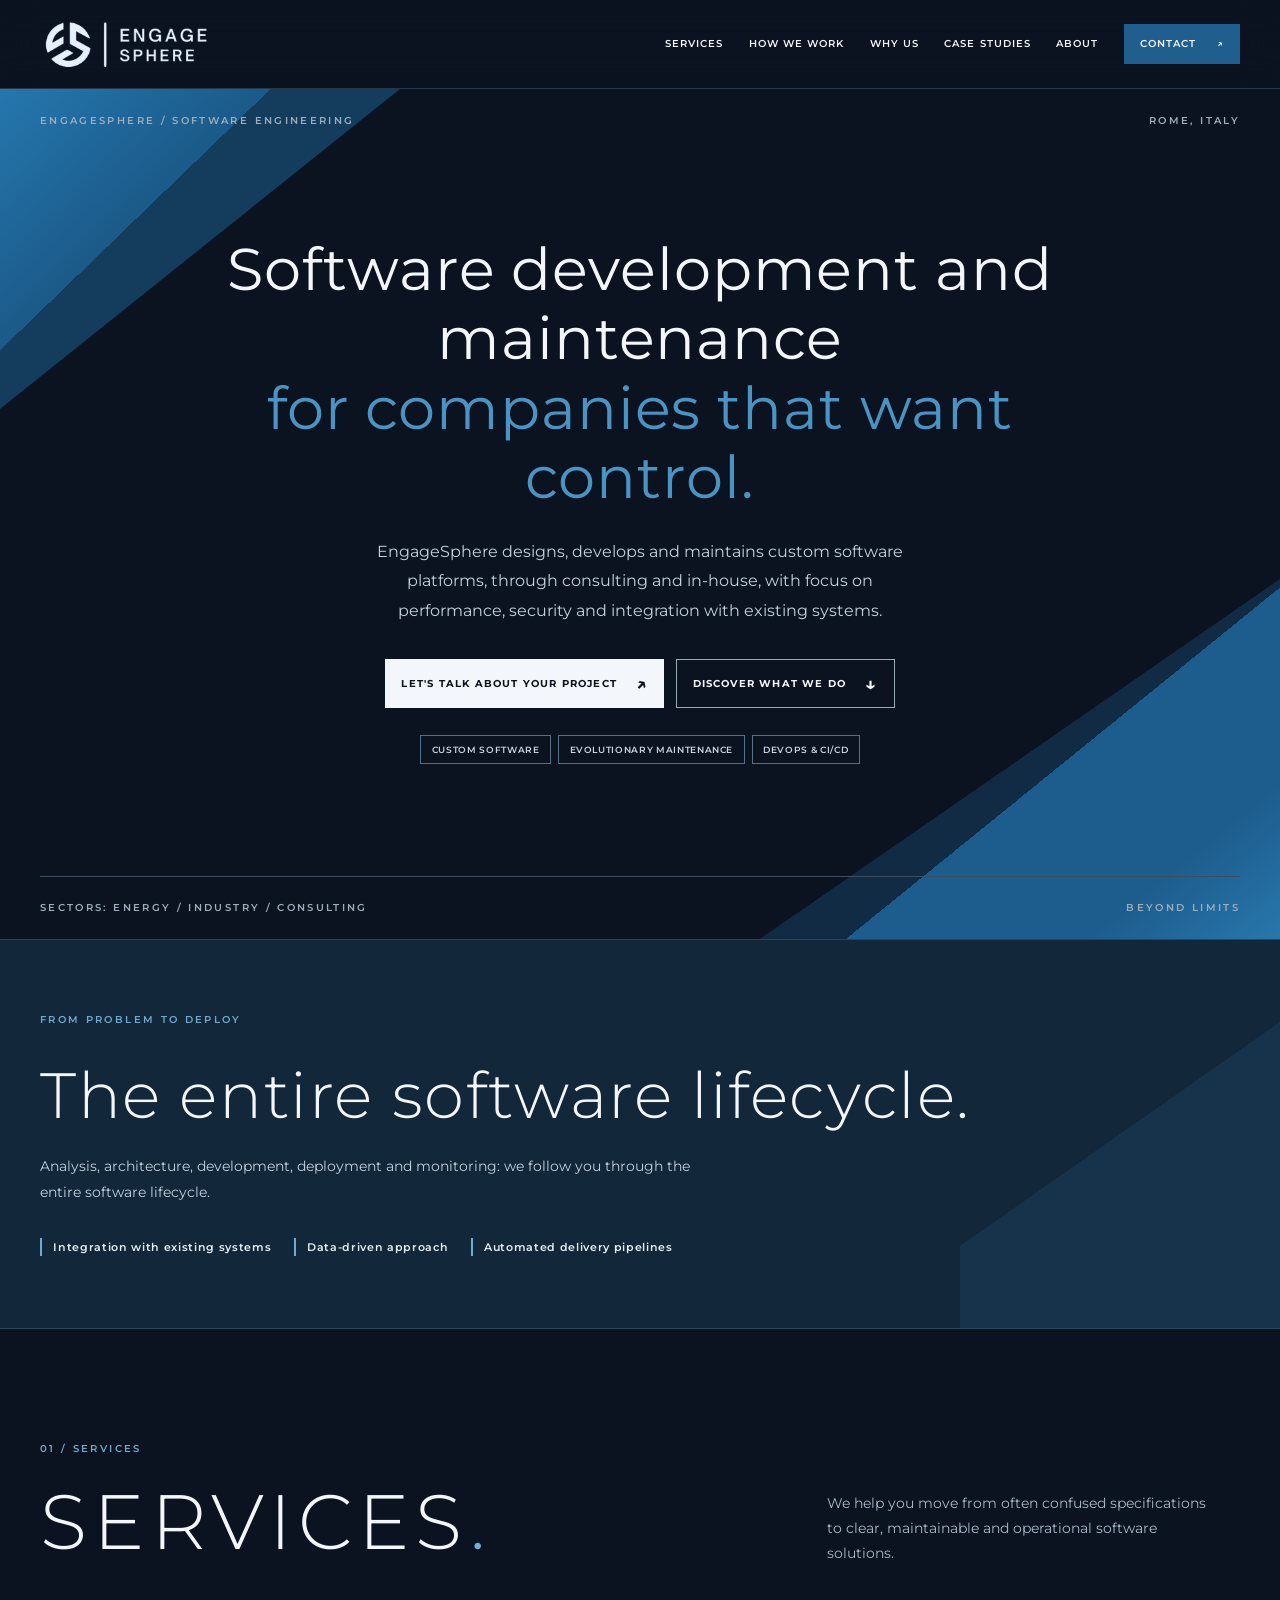
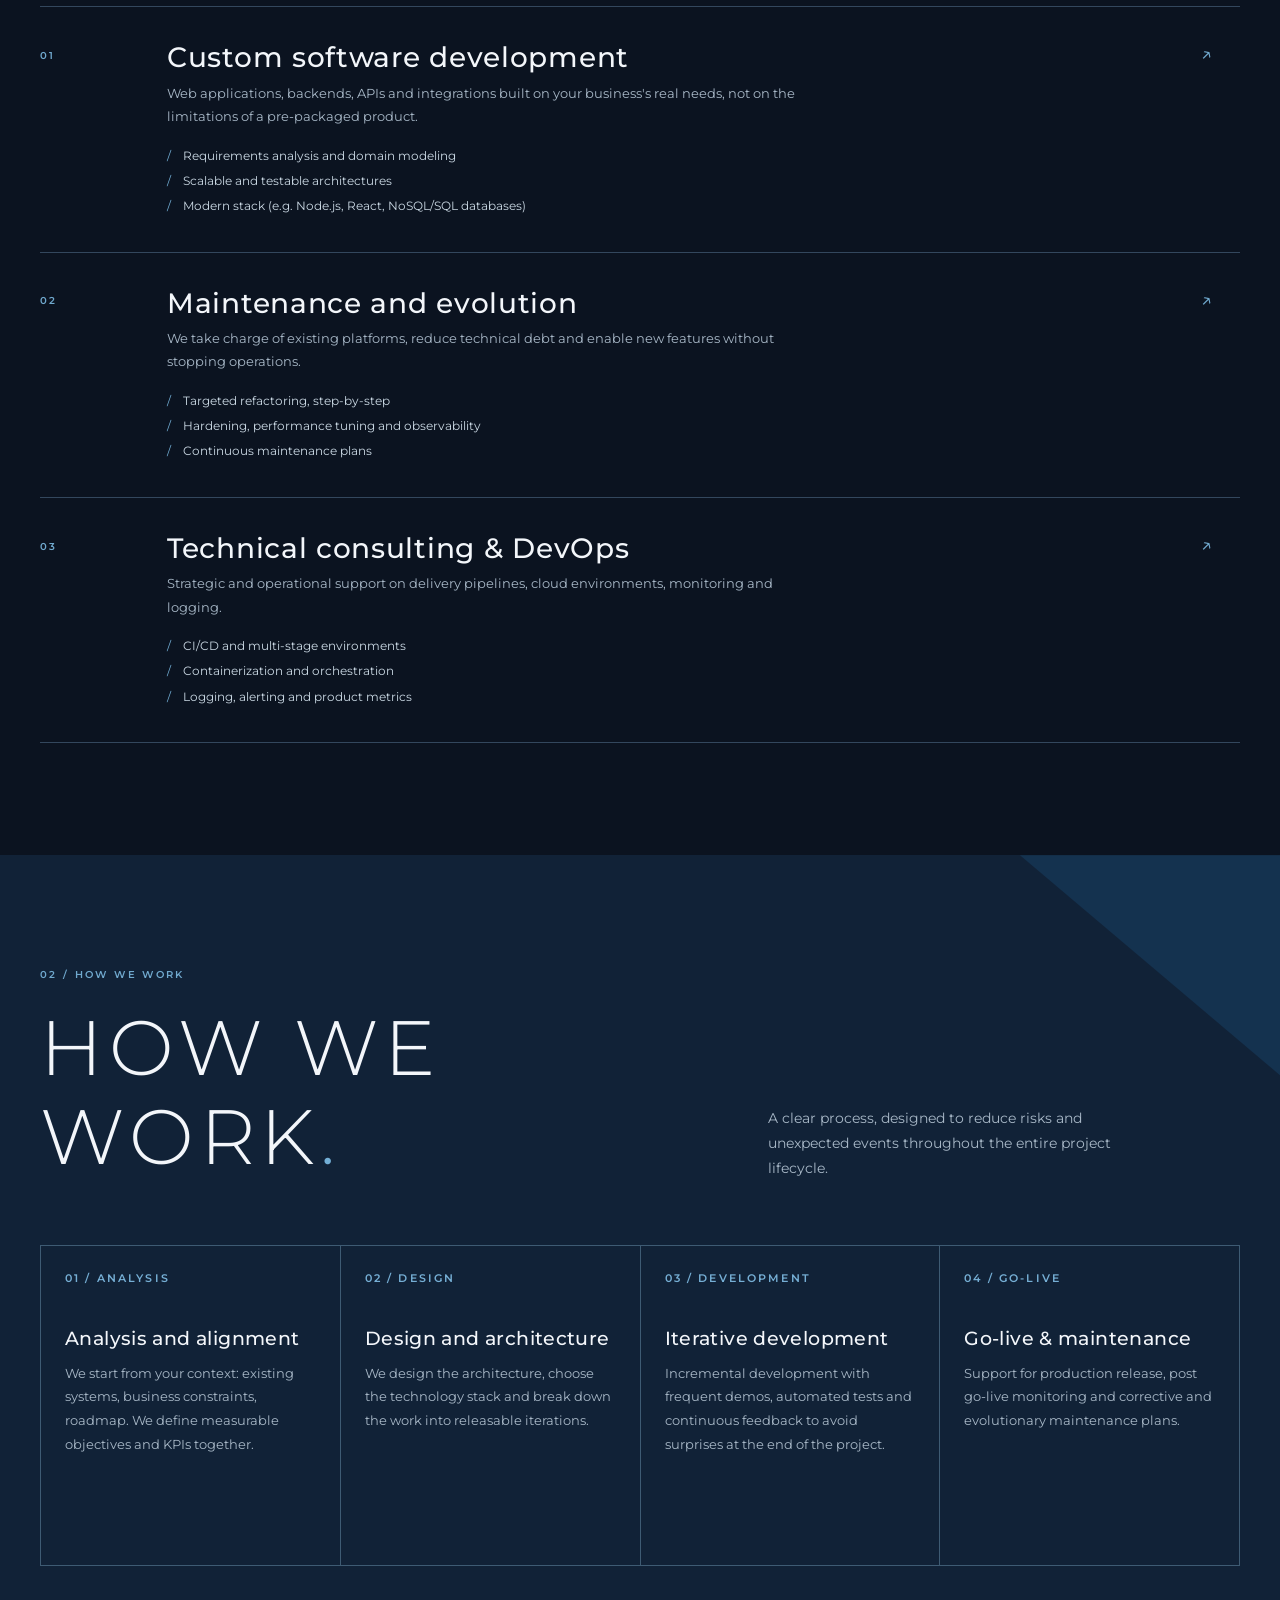
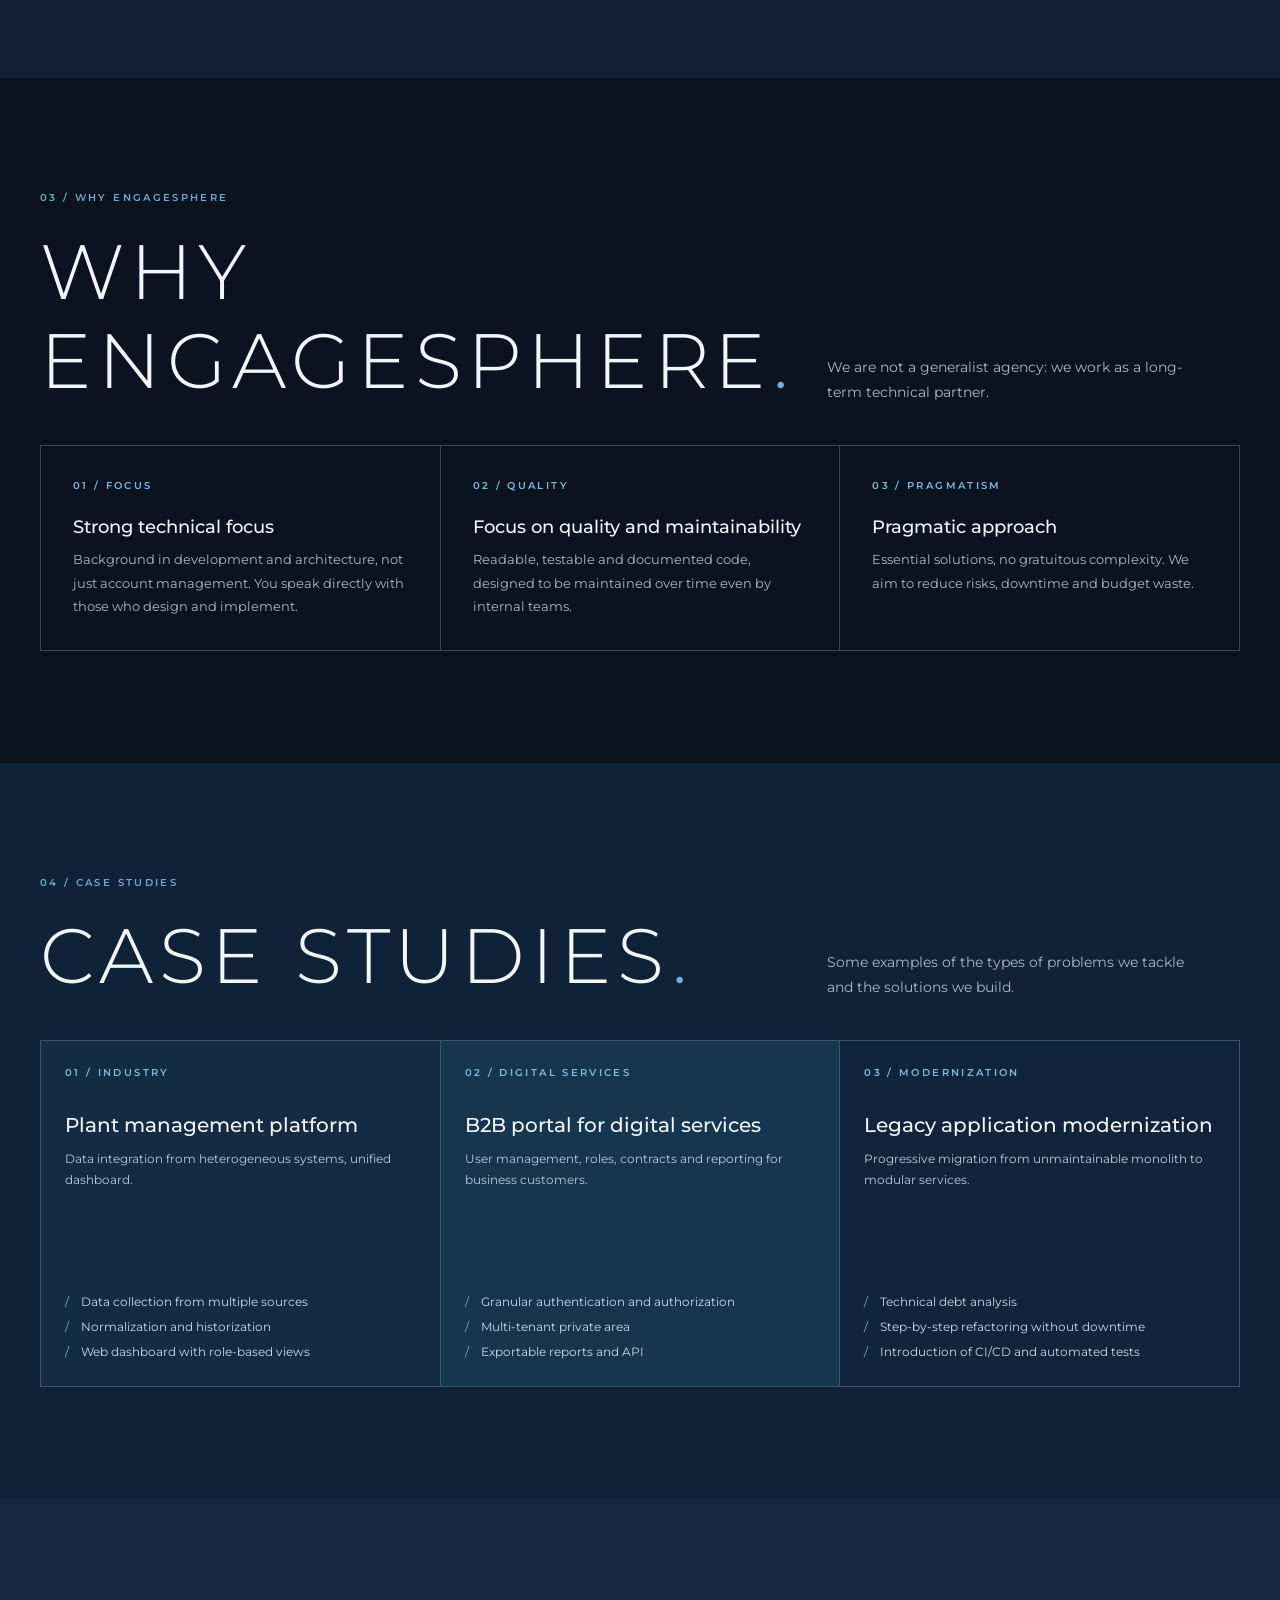
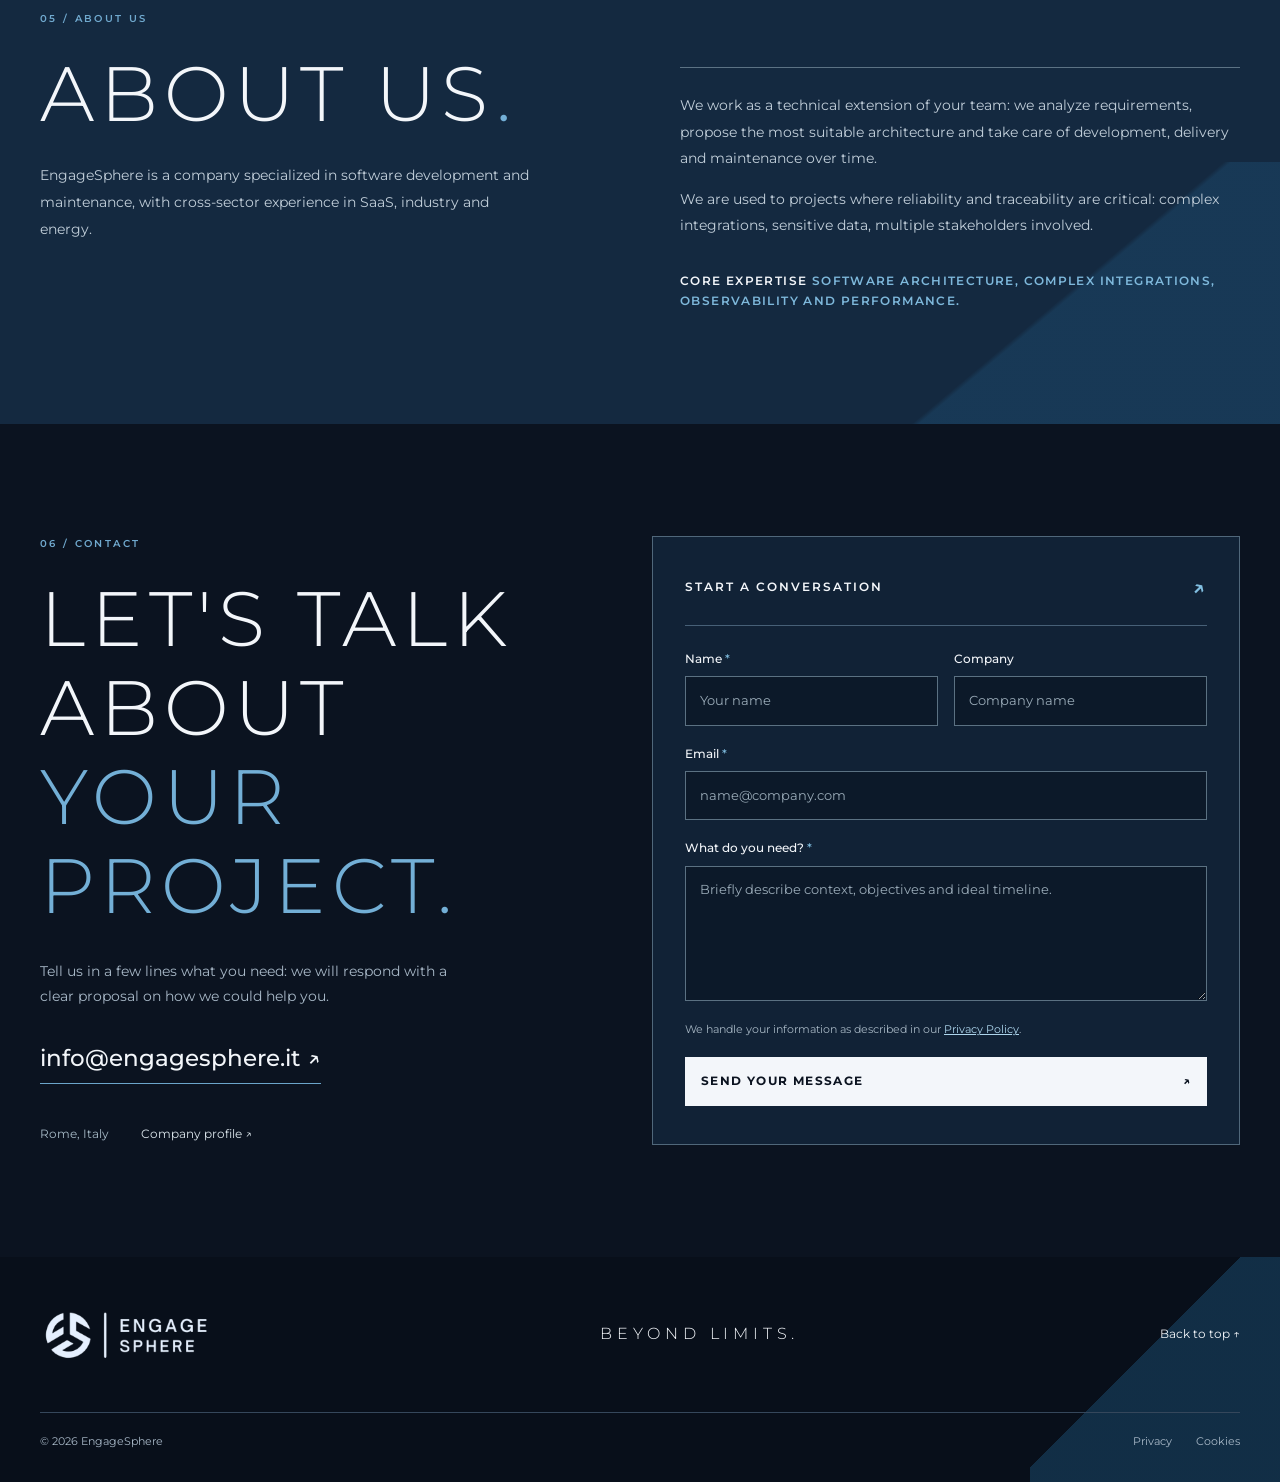
<file: index.html>
<!DOCTYPE html>
<html lang="en">

<head>
  <meta charset="UTF-8">
  <meta name="viewport" content="width=device-width, initial-scale=1">
  <meta name="theme-color" content="#0b1320">
  <meta name="description"
    content="EngageSphere develops and maintains custom software, through consulting and in-house, for companies that want robust and scalable digital solutions.">
  <meta property="og:title" content="EngageSphere — Beyond Limits">
  <meta property="og:description"
    content="Custom software development, maintenance and technical consulting for businesses.">
  <meta property="og:type" content="website">
  <title>EngageSphere — Beyond Limits</title>
  <link rel="icon" href="assets/img/favicon.svg" type="image/svg+xml">
  <link rel="preconnect" href="https://fonts.googleapis.com">
  <link rel="preconnect" href="https://fonts.gstatic.com" crossorigin>
  <link href="https://fonts.googleapis.com/css2?family=Montserrat:wght@300;400;500;600;700&display=swap"
    rel="stylesheet">
  <link rel="stylesheet" href="assets/css/style.css">
</head>

<body>
  <a class="skip-link" href="#main">Skip to content</a>
  <header class="site-header" id="top">
    <div class="container header-inner">
      <a class="brand" href="#top" aria-label="EngageSphere, back to top"><img src="assets/img/engagesphere-logo.png"
          alt="EngageSphere" width="494" height="170"></a>
      <button class="menu-toggle" type="button" aria-controls="site-nav" aria-expanded="false"
        aria-label="Open menu"><span></span><span></span></button>
      <nav class="site-nav" id="site-nav" aria-label="Main navigation">
        <a href="#services">Services</a><a href="#approach">How we work</a><a href="#why-us">Why us</a><a
          href="#case-studies">Case studies</a><a href="#about">About</a>
        <a class="nav-contact" href="#contact">Contact <span aria-hidden="true">↗</span></a>
      </nav>
    </div>
  </header>
  <main id="main">
    <section class="hero" aria-labelledby="hero-title">
      <div class="hero-angle hero-angle-top" aria-hidden="true"></div>
      <div class="hero-angle hero-angle-bottom" aria-hidden="true"></div>
      <div class="container hero-inner">
        <div class="hero-overline"><span>ENGAGESPHERE / SOFTWARE ENGINEERING</span><span>ROME, ITALY</span></div>
        <div class="hero-center">
          <h1 id="hero-title">Software development and maintenance<br><span>for companies that want control.</span></h1>
          <p class="hero-description">EngageSphere designs, develops and maintains custom software platforms, through
            consulting and in-house, with focus on performance, security and integration with existing systems.</p>
          <div class="hero-actions"><a class="button button-light" href="#contact">LET'S TALK ABOUT YOUR PROJECT <span
                aria-hidden="true">↗</span></a><a class="button button-outline" href="#services">DISCOVER WHAT WE DO
              <span aria-hidden="true">↓</span></a></div>
          <div class="hero-tags"><span>Custom software</span><span>Evolutionary maintenance</span><span>DevOps &
              CI/CD</span></div>
        </div>
        <div class="hero-bottom"><span>SECTORS: ENERGY / INDUSTRY / CONSULTING</span><span>BEYOND LIMITS</span></div>
      </div>
    </section>

    <section class="statement" aria-labelledby="lifecycle-title">
      <div class="container statement-inner"><span class="small-label">FROM PROBLEM TO DEPLOY</span>
        <h2 id="lifecycle-title">The entire software lifecycle.</h2>
        <p>Analysis, architecture, development, deployment and monitoring: we follow you through the entire software
          lifecycle.</p>
        <ul class="statement-list">
          <li>Integration with existing systems</li>
          <li>Data-driven approach</li>
          <li>Automated delivery pipelines</li>
        </ul>
      </div>
    </section>

    <section class="section services-section" id="services" aria-labelledby="services-title">
      <div class="container">
        <div class="section-intro"><span class="small-label">01 / SERVICES</span>
          <h2 id="services-title">SERVICES<span>.</span></h2>
          <p>We help you move from often confused specifications to clear, maintainable and operational software
            solutions.</p>
        </div>
        <div class="service-list">
          <article class="service-row"><span class="service-number">01</span>
            <div>
              <h3>Custom software development</h3>
              <p>Web applications, backends, APIs and integrations built on your business's real needs, not on the
                limitations of a pre-packaged product.</p>
              <ul>
                <li>Requirements analysis and domain modeling</li>
                <li>Scalable and testable architectures</li>
                <li>Modern stack (e.g. Node.js, React, NoSQL/SQL databases)</li>
              </ul>
            </div><span class="row-symbol" aria-hidden="true">↗</span>
          </article>
          <article class="service-row"><span class="service-number">02</span>
            <div>
              <h3>Maintenance and evolution</h3>
              <p>We take charge of existing platforms, reduce technical debt and enable new features without stopping
                operations.</p>
              <ul>
                <li>Targeted refactoring, step-by-step</li>
                <li>Hardening, performance tuning and observability</li>
                <li>Continuous maintenance plans</li>
              </ul>
            </div><span class="row-symbol" aria-hidden="true">↗</span>
          </article>
          <article class="service-row"><span class="service-number">03</span>
            <div>
              <h3>Technical consulting & DevOps</h3>
              <p>Strategic and operational support on delivery pipelines, cloud environments, monitoring and logging.
              </p>
              <ul>
                <li>CI/CD and multi-stage environments</li>
                <li>Containerization and orchestration</li>
                <li>Logging, alerting and product metrics</li>
              </ul>
            </div><span class="row-symbol" aria-hidden="true">↗</span>
          </article>
        </div>
      </div>
    </section>

    <section class="section approach-section" id="approach" aria-labelledby="approach-title">
      <div class="container">
        <div class="approach-header"><span class="small-label">02 / HOW WE WORK</span>
          <h2 id="approach-title">HOW WE WORK<span>.</span></h2>
          <p>A clear process, designed to reduce risks and unexpected events throughout the entire project lifecycle.
          </p>
        </div>
        <ol class="steps">
          <li><span>01 / ANALYSIS</span>
            <h3>Analysis and alignment</h3>
            <p>We start from your context: existing systems, business constraints, roadmap. We define measurable
              objectives and KPIs together.</p>
          </li>
          <li><span>02 / DESIGN</span>
            <h3>Design and architecture</h3>
            <p>We design the architecture, choose the technology stack and break down the work into releasable
              iterations.</p>
          </li>
          <li><span>03 / DEVELOPMENT</span>
            <h3>Iterative development</h3>
            <p>Incremental development with frequent demos, automated tests and continuous feedback to avoid surprises
              at the end of the project.</p>
          </li>
          <li><span>04 / GO-LIVE</span>
            <h3>Go-live & maintenance</h3>
            <p>Support for production release, post go-live monitoring and corrective and evolutionary maintenance
              plans.</p>
          </li>
        </ol>
      </div>
    </section>

    <section class="section why-section" id="why-us" aria-labelledby="why-title">
      <div class="container">
        <div class="section-intro"><span class="small-label">03 / WHY ENGAGESPHERE</span>
          <h2 id="why-title">WHY ENGAGESPHERE<span>.</span></h2>
          <p>We are not a generalist agency: we work as a long-term technical partner.</p>
        </div>
        <div class="why-grid">
          <article><span class="panel-index">01 / FOCUS</span>
            <h3>Strong technical focus</h3>
            <p>Background in development and architecture, not just account management. You speak directly with those
              who design and implement.</p>
          </article>
          <article><span class="panel-index">02 / QUALITY</span>
            <h3>Focus on quality and maintainability</h3>
            <p>Readable, testable and documented code, designed to be maintained over time even by internal teams.</p>
          </article>
          <article><span class="panel-index">03 / PRAGMATISM</span>
            <h3>Pragmatic approach</h3>
            <p>Essential solutions, no gratuitous complexity. We aim to reduce risks, downtime and budget waste.</p>
          </article>
        </div>
      </div>
    </section>

    <section class="section cases-section" id="case-studies" aria-labelledby="cases-title">
      <div class="container">
        <div class="section-intro"><span class="small-label">04 / CASE STUDIES</span>
          <h2 id="cases-title">CASE STUDIES<span>.</span></h2>
          <p>Some examples of the types of problems we tackle and the solutions we build.</p>
        </div>
        <div class="case-grid">
          <article class="case-card"><span class="panel-index">01 / INDUSTRY</span>
            <h3>Plant management platform</h3>
            <p>Data integration from heterogeneous systems, unified dashboard.</p>
            <ul>
              <li>Data collection from multiple sources</li>
              <li>Normalization and historization</li>
              <li>Web dashboard with role-based views</li>
            </ul>
          </article>
          <article class="case-card"><span class="panel-index">02 / DIGITAL SERVICES</span>
            <h3>B2B portal for digital services</h3>
            <p>User management, roles, contracts and reporting for business customers.</p>
            <ul>
              <li>Granular authentication and authorization</li>
              <li>Multi-tenant private area</li>
              <li>Exportable reports and API</li>
            </ul>
          </article>
          <article class="case-card"><span class="panel-index">03 / MODERNIZATION</span>
            <h3>Legacy application modernization</h3>
            <p>Progressive migration from unmaintainable monolith to modular services.</p>
            <ul>
              <li>Technical debt analysis</li>
              <li>Step-by-step refactoring without downtime</li>
              <li>Introduction of CI/CD and automated tests</li>
            </ul>
          </article>
        </div>
      </div>
    </section>

    <section class="section about-section" id="about" aria-labelledby="about-title">
      <div class="container about-layout">
        <div><span class="small-label">05 / ABOUT US</span>
          <h2 id="about-title">ABOUT US<span>.</span></h2>
          <p class="about-lead">EngageSphere is a company specialized in software development and maintenance, with
            cross-sector experience in SaaS, industry and energy.</p>
        </div>
        <div class="about-copy">
          <p>We work as a technical extension of your team: we analyze requirements, propose the most suitable
            architecture and take care of development, delivery and maintenance over time.</p>
          <p>We are used to projects where reliability and traceability are critical: complex integrations, sensitive
            data, multiple stakeholders involved.</p>
          <div class="about-signoff">CORE EXPERTISE <span>Software architecture, complex integrations, observability and
              performance.</span></div>
        </div>
      </div>
    </section>

    <section class="section contact-section" id="contact" aria-labelledby="contact-title">
      <div class="container contact-layout">
        <div class="contact-copy"><span class="small-label">06 / CONTACT</span>
          <h2 id="contact-title">LET'S TALK ABOUT<br><em>YOUR PROJECT.</em></h2>
          <p>Tell us in a few lines what you need: we will respond with a clear proposal on how we could help you.</p><a
            class="contact-email" href="mailto:info@engagesphere.it">info@engagesphere.it ↗</a>
          <div class="contact-meta"><span>Rome, Italy</span><a href="https://www.linkedin.com/company/engagesphere-srls"
              target="_blank" rel="noopener noreferrer">Company profile ↗</a></div>
        </div>
        <form class="contact-form" id="contact-form" action="https://formspree.io/f/meowngrq" method="POST">
          <p class="form-title">START A CONVERSATION <span>↗</span></p>
          <div class="form-row">
            <div class="form-field"><label for="name">Name <span>*</span></label><input id="name" name="name"
                type="text" placeholder="Your name" autocomplete="name" required></div>
            <div class="form-field"><label for="company">Company</label><input id="company" name="company" type="text"
                placeholder="Company name" autocomplete="organization"></div>
          </div>
          <div class="form-field"><label for="email">Email <span>*</span></label><input id="email" name="email"
              type="email" placeholder="name@company.com" autocomplete="email" required></div>
          <div class="form-field"><label for="message">What do you need? <span>*</span></label><textarea id="message"
              name="message" rows="5" placeholder="Briefly describe context, objectives and ideal timeline."
              required></textarea></div>
          <p class="form-privacy">We handle your information as described in our <a href="privacy.html">Privacy
              Policy</a>.</p>
          <p class="form-note" id="form-note" role="status" aria-live="polite"></p>
          <button class="form-submit" type="submit">Send your message <span aria-hidden="true">↗</span></button>
        </form>
      </div>
    </section>
  </main>
  <footer class="site-footer">
    <div class="container footer-main"><a class="brand footer-brand" href="#top"
        aria-label="EngageSphere, back to top"><img src="assets/img/engagesphere-logo.png" alt="EngageSphere"
          width="494" height="170"></a>
      <p>BEYOND LIMITS.</p><a href="#top">Back to top ↑</a>
    </div>
    <div class="container footer-bottom"><span>© <span id="year"></span> EngageSphere</span>
      <div><a href="privacy.html">Privacy</a><a href="cookies.html">Cookies</a></div>
    </div>
  </footer>
  <script src="assets/js/main.js" defer></script>
</body>

</html>
</file>
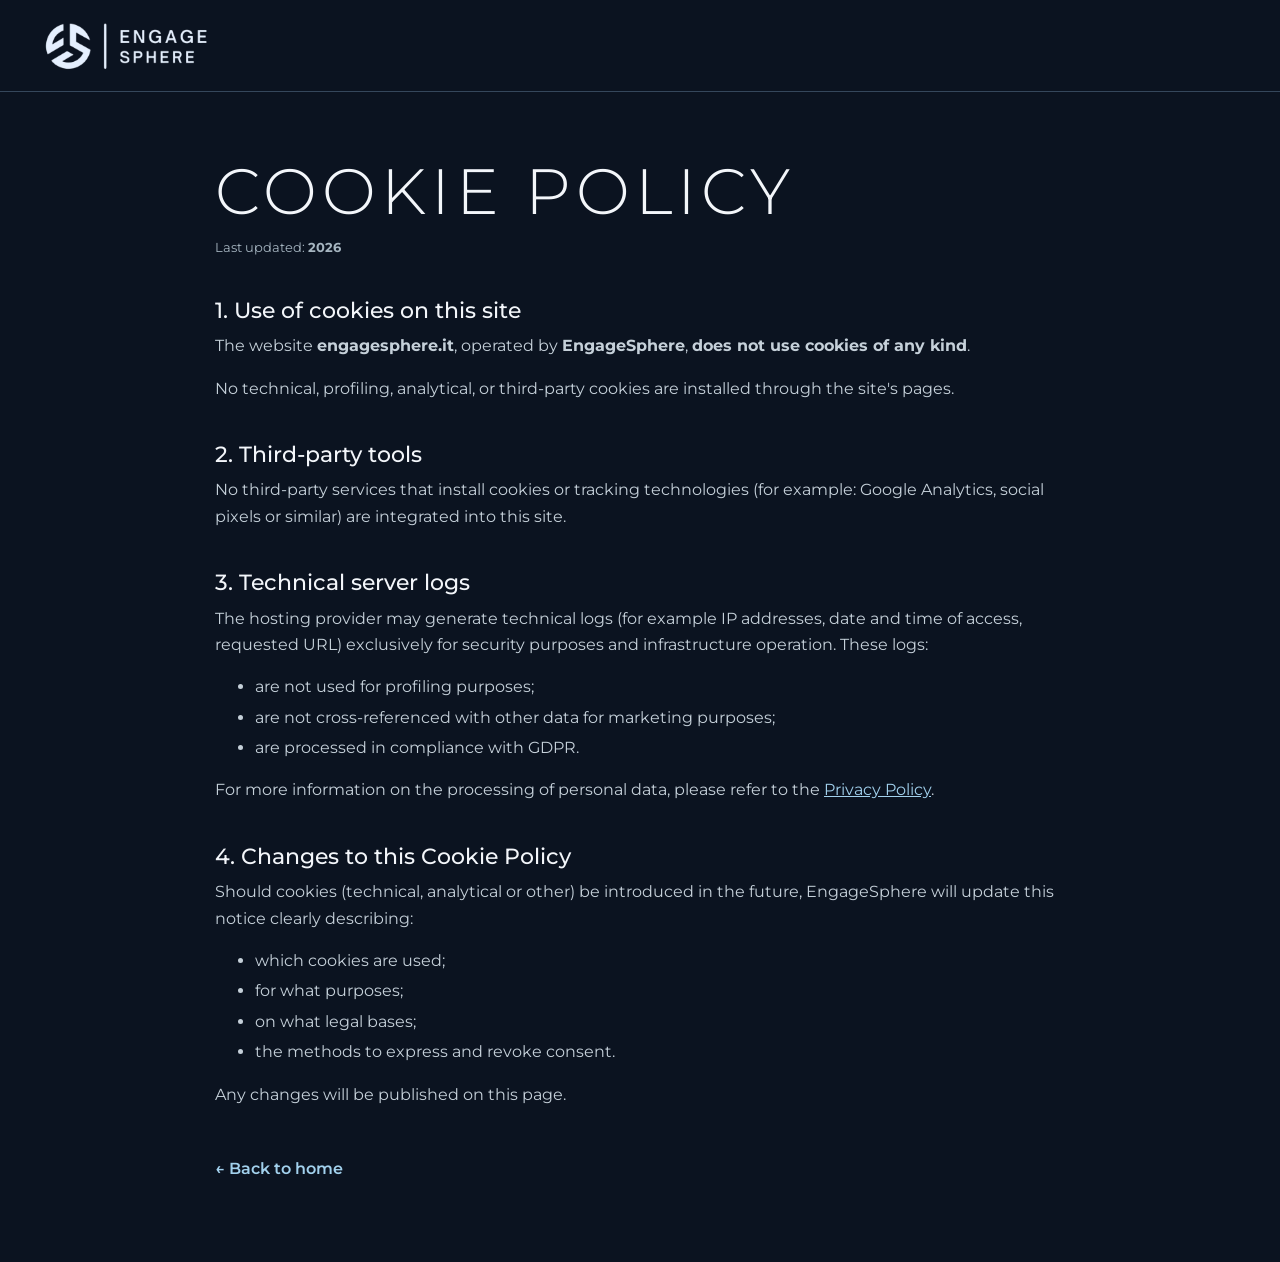
<file: cookies.html>
<!DOCTYPE html>
<html lang="en">

<head>
  <meta charset="UTF-8">
  <title>Cookie Policy – EngageSphere</title>
  <meta name="viewport" content="width=device-width, initial-scale=1">
  <link rel="icon" href="assets/img/favicon.svg" type="image/svg+xml" />
  <link rel="preconnect" href="https://fonts.googleapis.com">
  <link rel="preconnect" href="https://fonts.gstatic.com" crossorigin>
  <link href="https://fonts.googleapis.com/css2?family=Montserrat:wght@300;400;500;600;700&display=swap" rel="stylesheet">
  <link rel="stylesheet" href="assets/css/style.css">
</head>

<body class="legal-page">
  <header class="legal-header"><div class="container"><a class="brand" href="index.html" aria-label="EngageSphere home"><img src="assets/img/engagesphere-logo.png" alt="EngageSphere" width="494" height="170"></a></div></header>
  <main class="container legal-main">

  <h1>Cookie Policy</h1>
  <p class="legal-updated">Last updated: <strong id="year"></strong></p>

  <h2>1. Use of cookies on this site</h2>
  <p>
    The website <strong>engagesphere.it</strong>, operated by <strong>EngageSphere</strong>,
    <strong>does not use cookies of any kind</strong>.
  </p>
  <p>
    No technical, profiling, analytical, or third-party cookies are installed
    through the site's pages.
  </p>

  <h2>2. Third-party tools</h2>
  <p>
    No third-party services that install cookies or tracking technologies
    (for example: Google Analytics, social pixels or similar) are integrated into this site.
  </p>

  <h2>3. Technical server logs</h2>
  <p>
    The hosting provider may generate technical logs (for example IP addresses, date and
    time of access, requested URL) exclusively for security purposes and
    infrastructure operation. These logs:
  </p>
  <ul>
    <li>are not used for profiling purposes;</li>
    <li>are not cross-referenced with other data for marketing purposes;</li>
    <li>are processed in compliance with GDPR.</li>
  </ul>
  <p>
    For more information on the processing of personal data, please refer to the
    <a href="privacy.html">Privacy Policy</a>.
  </p>

  <h2>4. Changes to this Cookie Policy</h2>
  <p>
    Should cookies (technical, analytical or other) be introduced in the future,
    EngageSphere will update this notice clearly describing:
  </p>
  <ul>
    <li>which cookies are used;</li>
    <li>for what purposes;</li>
    <li>on what legal bases;</li>
    <li>the methods to express and revoke consent.</li>
  </ul>
  <p>
    Any changes will be published on this page.
  </p>
  <a class="legal-back" href="index.html">← Back to home</a>
  </main>

  <script>
    document.getElementById('year').textContent = new Date().getFullYear();
  </script>
</body>

</html>
</file>
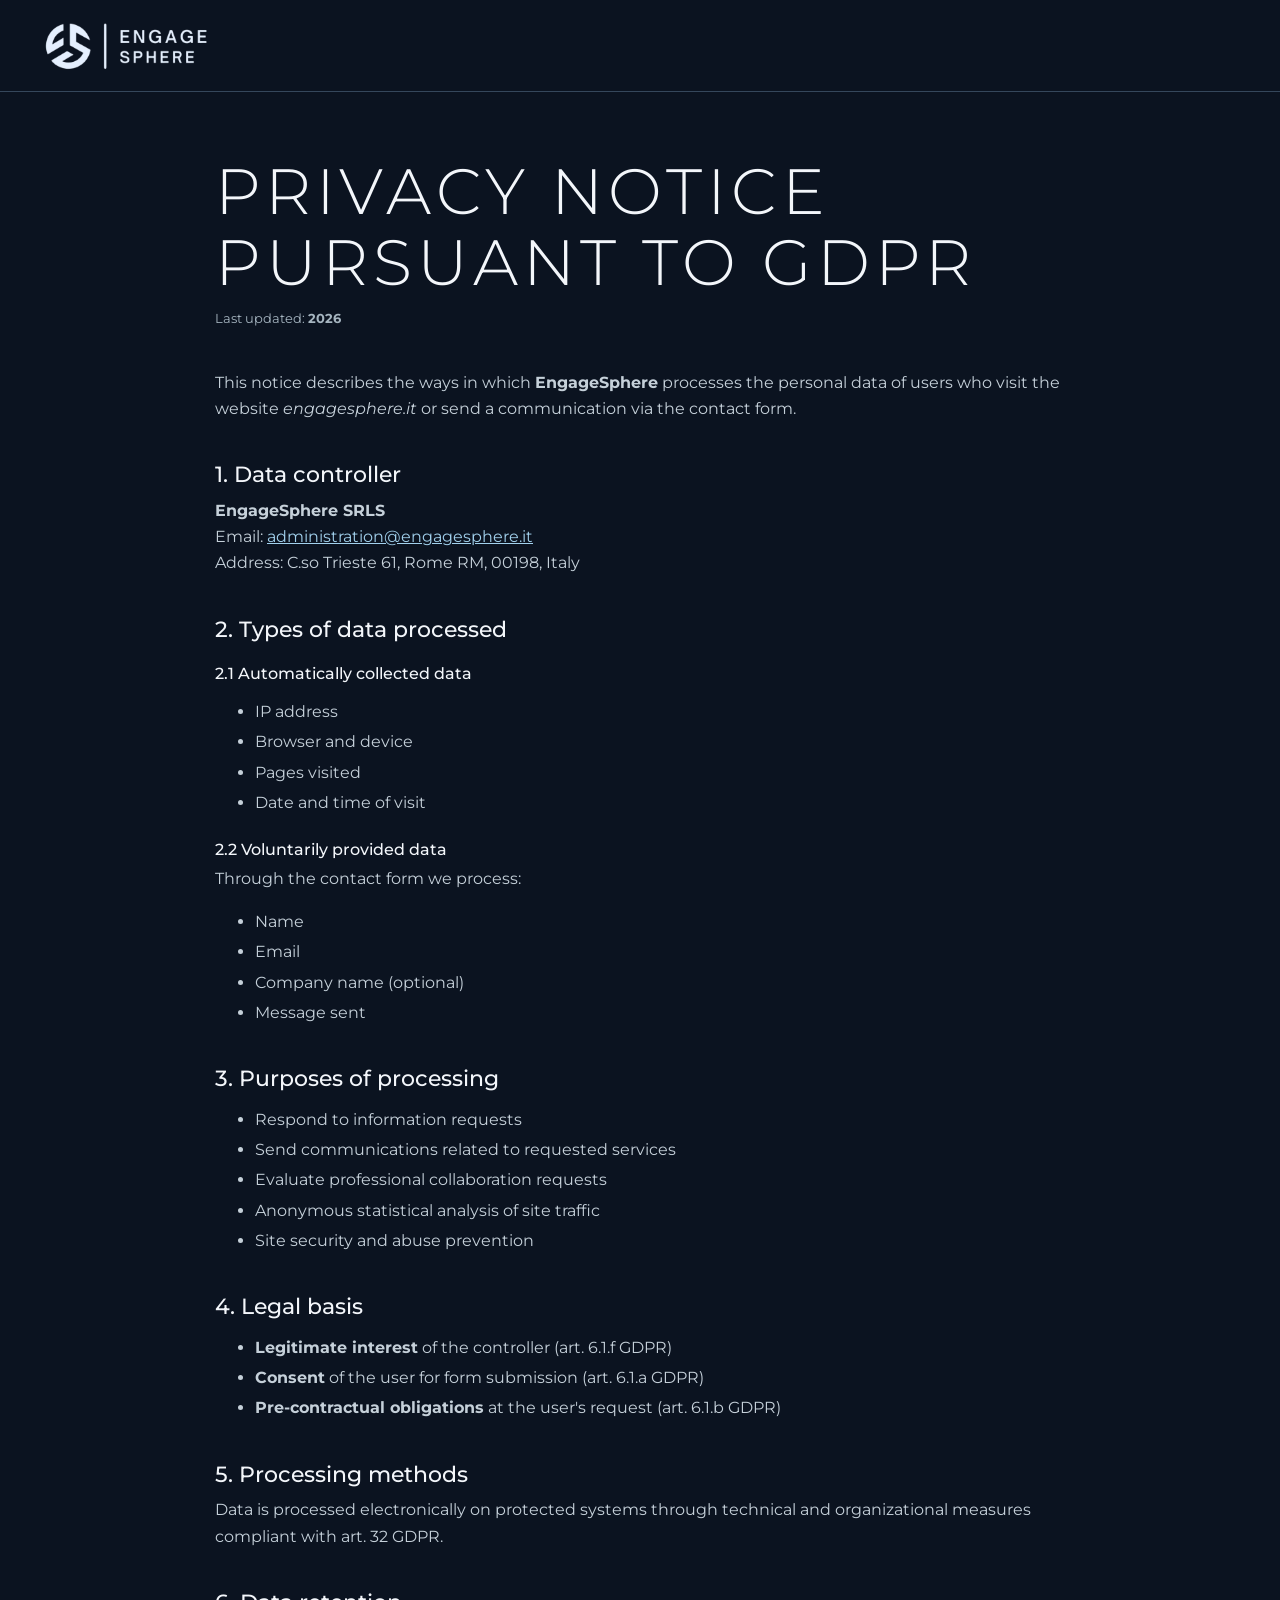
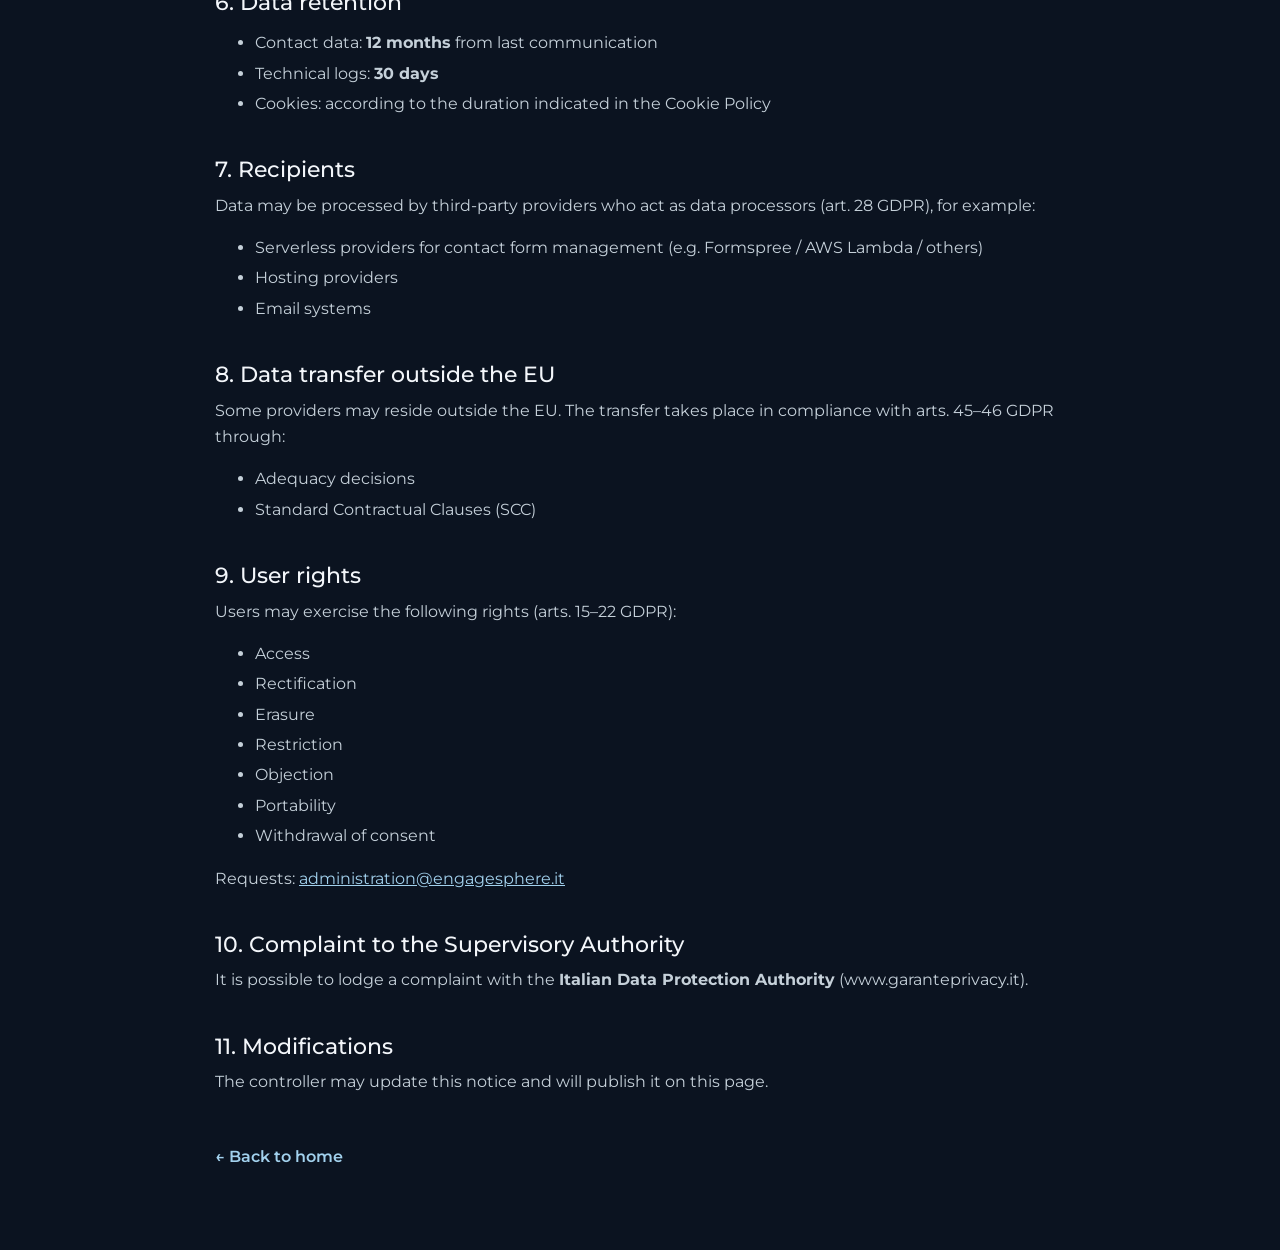
<file: privacy.html>
<!DOCTYPE html>
<html lang="en">

<head>
  <meta charset="UTF-8">
  <title>Privacy Policy – EngageSphere</title>
  <meta name="viewport" content="width=device-width, initial-scale=1">
  <link rel="icon" href="assets/img/favicon.svg" type="image/svg+xml" />
  <link rel="preconnect" href="https://fonts.googleapis.com">
  <link rel="preconnect" href="https://fonts.gstatic.com" crossorigin>
  <link href="https://fonts.googleapis.com/css2?family=Montserrat:wght@300;400;500;600;700&display=swap" rel="stylesheet">
  <link rel="stylesheet" href="assets/css/style.css">
</head>

<body class="legal-page">
  <header class="legal-header"><div class="container"><a class="brand" href="index.html" aria-label="EngageSphere home"><img src="assets/img/engagesphere-logo.png" alt="EngageSphere" width="494" height="170"></a></div></header>
  <main class="container legal-main">

  <h1>Privacy Notice pursuant to GDPR</h1>
  <p class="legal-updated">Last updated: <strong id="year"></strong></p>

  <p>
    This notice describes the ways in which <strong>EngageSphere</strong> processes the personal data of
    users who visit the website
    <em>engagesphere.it</em> or send a communication via the contact form.
  </p>

  <h2>1. Data controller</h2>
  <p>
    <strong>EngageSphere SRLS</strong><br>
    Email: <a href="mailto:administration@engagesphere.it">administration@engagesphere.it</a><br>
    Address: C.so Trieste 61, Rome RM, 00198, Italy
  </p>

  <h2>2. Types of data processed</h2>
  <h3>2.1 Automatically collected data</h3>
  <ul>
    <li>IP address</li>
    <li>Browser and device</li>
    <li>Pages visited</li>
    <li>Date and time of visit</li>
  </ul>

  <h3>2.2 Voluntarily provided data</h3>
  <p>
    Through the contact form we process:
  </p>
  <ul>
    <li>Name</li>
    <li>Email</li>
    <li>Company name (optional)</li>
    <li>Message sent</li>
  </ul>

  <h2>3. Purposes of processing</h2>
  <ul>
    <li>Respond to information requests</li>
    <li>Send communications related to requested services</li>
    <li>Evaluate professional collaboration requests</li>
    <li>Anonymous statistical analysis of site traffic</li>
    <li>Site security and abuse prevention</li>
  </ul>

  <h2>4. Legal basis</h2>
  <ul>
    <li><strong>Legitimate interest</strong> of the controller (art. 6.1.f GDPR)</li>
    <li><strong>Consent</strong> of the user for form submission (art. 6.1.a GDPR)</li>
    <li><strong>Pre-contractual obligations</strong> at the user's request (art. 6.1.b GDPR)</li>
  </ul>

  <h2>5. Processing methods</h2>
  <p>
    Data is processed electronically on protected systems through technical and organizational measures compliant
    with art. 32 GDPR.
  </p>

  <h2>6. Data retention</h2>
  <ul>
    <li>Contact data: <strong>12 months</strong> from last communication</li>
    <li>Technical logs: <strong>30 days</strong></li>
    <li>Cookies: according to the duration indicated in the Cookie Policy</li>
  </ul>

  <h2>7. Recipients</h2>
  <p>
    Data may be processed by third-party providers who act as data processors (art. 28 GDPR), for
    example:
  </p>
  <ul>
    <li>Serverless providers for contact form management (e.g. Formspree / AWS Lambda / others)</li>
    <li>Hosting providers</li>
    <li>Email systems</li>
  </ul>

  <h2>8. Data transfer outside the EU</h2>
  <p>
    Some providers may reside outside the EU. The transfer takes place in compliance with arts. 45–46 GDPR
    through:
  </p>
  <ul>
    <li>Adequacy decisions</li>
    <li>Standard Contractual Clauses (SCC)</li>
  </ul>

  <h2>9. User rights</h2>
  <p>Users may exercise the following rights (arts. 15–22 GDPR):</p>
  <ul>
    <li>Access</li>
    <li>Rectification</li>
    <li>Erasure</li>
    <li>Restriction</li>
    <li>Objection</li>
    <li>Portability</li>
    <li>Withdrawal of consent</li>
  </ul>
  <p>
    Requests: <a href="mailto:administration@engagesphere.it">administration@engagesphere.it</a>
  </p>

  <h2>10. Complaint to the Supervisory Authority</h2>
  <p>
    It is possible to lodge a complaint with the <strong>Italian Data Protection Authority</strong>
    (www.garanteprivacy.it).
  </p>

  <h2>11. Modifications</h2>
  <p>
    The controller may update this notice and will publish it on this page.
  </p>
  <a class="legal-back" href="index.html">← Back to home</a>
  </main>
  <script>
    document.getElementById('year').textContent = new Date().getFullYear();
  </script>
</body>

</html>
</file>
<file: assets/css/style.css>
:root{--navy:#0b1320;--navy-soft:#101e30;--navy-mid:#152a40;--blue:#205e8e;--blue-deep:#17486e;--blue-light:#3380b4;--white:#f3f6fa;--silver:#afb4ba;--muted:#a8b8c7;--line:#33475d}
*,*::before,*::after{box-sizing:border-box}
html{scroll-behavior:smooth;scroll-padding-top:5.5rem}
body{margin:0;background:var(--navy);color:var(--white);font-family:Montserrat,Arial,sans-serif;line-height:1.65}
button,input,textarea{font:inherit}
img{display:block;max-width:100%}
a{color:inherit}
h1,h2,h3,p{margin-top:0}
h1,h2,h3{line-height:1.12}
.container{width:min(1200px,calc(100% - 2.5rem));margin-inline:auto}
.skip-link{position:absolute;top:-5rem;left:1rem;z-index:50;background:var(--white);color:var(--navy);padding:.7rem 1rem}.skip-link:focus{top:1rem}
:focus-visible{outline:2px solid #77b8e2;outline-offset:4px}
.site-header{position:sticky;top:0;z-index:30;background:rgba(11,19,32,.95);border-bottom:1px solid #25374a;backdrop-filter:blur(18px)}
.header-inner{height:76px;display:flex;align-items:center;justify-content:space-between;gap:1.5rem}
.brand{display:block;width:150px;flex:none}
.brand img{width:100%;height:auto}
.menu-toggle{width:44px;height:44px;border:1px solid #738ca0;border-radius:2px;background:transparent;display:grid;place-content:center;gap:5px;cursor:pointer;color:var(--white)}
.menu-toggle span{display:block;width:18px;height:2px;background:currentColor;transition:transform .2s}
.menu-toggle[aria-expanded=true] span:first-child{transform:translateY(3.5px) rotate(45deg)}
.menu-toggle[aria-expanded=true] span:last-child{transform:translateY(-3.5px) rotate(-45deg)}
.site-nav{display:none;position:absolute;top:76px;left:0;right:0;padding:1rem 1.25rem 1.4rem;background:var(--navy-soft);border-bottom:1px solid var(--line);box-shadow:0 20px 35px rgba(0,0,0,.25)}
.site-nav.is-open{display:grid;gap:.2rem}
.site-nav a{text-decoration:none;text-transform:uppercase;letter-spacing:.1em;font-size:.68rem;font-weight:600;padding:.8rem .15rem}
.site-nav a:hover{color:#93ceef}
.site-nav .nav-contact{display:flex;justify-content:space-between;align-items:center;background:var(--blue);padding:.8rem 1rem;margin-top:.5rem;color:var(--white)}
.site-nav .nav-contact:hover{background:var(--blue-light);color:var(--white)}
.hero{position:relative;min-height:720px;overflow:hidden;background:var(--navy);isolation:isolate}
.hero-angle{position:absolute;z-index:-1;pointer-events:none}
.hero-angle-top{top:0;left:0;width:min(53vw,450px);height:min(43vw,340px);background:linear-gradient(136deg,#2577ae 0%,#1b5a89 37%,#143c5d 37%,#143c5d 61%,transparent 61%);clip-path:polygon(0 0,100% 0,0 100%)}
.hero-angle-bottom{right:0;bottom:0;width:min(59vw,560px);height:min(46vw,370px);background:linear-gradient(141deg,transparent 0 34%,#102b43 34% 55%,#1d5d8d 55% 80%,#2877ad 100%);clip-path:polygon(100% 0,100% 100%,0 100%)}
.hero-inner{position:relative;min-height:720px;display:flex;flex-direction:column}
.hero-overline,.hero-bottom,.small-label,.service-number,.panel-index{font-size:.64rem;font-weight:600;letter-spacing:.23em;text-transform:uppercase}
.hero-overline{display:flex;justify-content:space-between;gap:1rem;color:#9dadbb;padding:1.5rem 0}
.hero-overline span:last-child{display:none}
.hero-center{text-align:center;margin:auto;max-width:850px;padding:3rem 0 5rem}
.hero-mark{width:155px;height:155px;margin:0 auto 2.8rem;background-image:url("../img/engagesphere-logo.png");background-repeat:no-repeat;background-size:450px 155px;background-position:left center}
.hero-pretitle{font-size:.68rem;letter-spacing:.2em;font-weight:500;color:var(--silver);margin-bottom:1.2rem}
.hero h1{font-size:clamp(2rem,5.7vw,3.75rem);font-weight:400;letter-spacing:.015em;line-height:1.18;margin:0 0 1.5rem}
.hero h1 span{color:#4a93c2}
.hero-description{max-width:560px;margin:0 auto;color:#c5d2de;font-size:.95rem;line-height:1.85}
.hero-tags{display:flex;flex-wrap:wrap;justify-content:center;gap:.45rem;margin-top:1.7rem}
.hero-tags span{border:1px solid #55718a;color:#c9d4df;padding:.35rem .65rem;font-size:.58rem;font-weight:600;letter-spacing:.07em;text-transform:uppercase}
.hero-actions{display:flex;flex-wrap:wrap;justify-content:center;gap:.7rem;margin-top:2.1rem}
.button{display:inline-flex;align-items:center;justify-content:space-between;gap:1.2rem;min-height:49px;padding:.75rem 1rem;text-decoration:none;font-size:.62rem;font-weight:700;letter-spacing:.12em;transition:background .2s,transform .2s}
.button:hover{transform:translateY(-3px)}
.button span{font-size:1.1rem;line-height:1}
.button-light{background:var(--white);color:var(--navy)}.button-light:hover{background:#c6e6fb}
.button-outline{border:1px solid #9babb8;color:var(--white)}.button-outline:hover{background:#183651}
.hero-bottom{display:flex;justify-content:space-between;gap:1rem;padding:1.4rem 0;color:#9dadbb;border-top:1px solid #3d4e5e}
.hero-bottom span:first-child{max-width:75%}
.statement{position:relative;overflow:hidden;background:#13273b;border-top:1px solid #29445b;border-bottom:1px solid #29445b}
.statement::after{content:"";position:absolute;right:0;bottom:0;width:25%;height:100%;background:linear-gradient(145deg,transparent 50%,rgba(42,110,157,.17) 50%)}
.statement-inner{position:relative;padding:4.5rem 0}
.small-label{display:block;color:#70a9ce}
.statement h2{font-size:clamp(1.9rem,5vw,4.5rem);font-weight:300;letter-spacing:.025em;line-height:1.3;margin:1.6rem 0 1rem;max-width:990px}
.statement p{max-width:670px;color:#c1d1dc;font-size:.9rem;line-height:1.8;margin:0}
.statement em{font-style:normal;color:#90bbd9}
.statement-list{list-style:none;padding:0;margin:2rem 0 0;display:flex;flex-wrap:wrap;gap:.7rem 1.4rem}
.statement-list li{border-left:2px solid #6eaad1;padding-left:.7rem;color:#e3edf4;font-size:.7rem;font-weight:600;letter-spacing:.06em}
.section{position:relative;overflow:hidden;padding:5rem 0}
.section-intro{display:grid;gap:1.2rem;margin-bottom:2.5rem}
.section-intro h2,.approach-header h2,.about-layout h2,.contact-copy h2{font-size:clamp(2.2rem,6vw,5rem);font-weight:300;letter-spacing:.075em;line-height:1.16;margin:0}
.section-intro h2 em,.approach-header h2 em,.about-layout h2 em,.contact-copy h2 em{font-style:normal;color:#73afd6}
.section-intro h2 span,.approach-header h2 span,.about-layout h2 span{color:#73afd6}
.section-intro>p,.approach-header>p{max-width:380px;color:var(--muted);font-size:.87rem;margin:0;align-self:end;line-height:1.8}
.services-section{background:var(--navy)}
.service-list{border-top:1px solid var(--line)}
.service-row{display:grid;grid-template-columns:28px 1fr 24px;gap:1rem;padding:1.7rem 0;border-bottom:1px solid var(--line)}
.service-number{padding-top:.35rem;color:#70a9ce}
.service-row h3{font-size:clamp(1.05rem,2.3vw,1.75rem);font-weight:500;letter-spacing:.025em;margin-bottom:.5rem}
.service-row p{font-size:.83rem;line-height:1.75;color:var(--muted);max-width:630px;margin:0}
.service-row ul,.case-card ul{list-style:none;padding:0;margin:1.15rem 0 0;display:grid;gap:.35rem}
.service-row li,.case-card li{color:#cbd9e4;font-size:.74rem;line-height:1.65;padding-left:1rem;position:relative}
.service-row li::before,.case-card li::before{content:"/";position:absolute;left:0;color:#73afd6}
.row-symbol{color:#70a9ce;font-size:1.3rem;line-height:1.2}
.approach-section{background:#112237}
.approach-section::before{content:"";position:absolute;top:0;right:0;width:260px;height:220px;background:#174469;clip-path:polygon(100% 0,100% 100%,0 0);opacity:.48}
.approach-header{display:grid;gap:1.2rem;position:relative}
.steps{list-style:none;padding:0;margin:3rem 0 0;display:grid;border-top:1px solid #3e5b73}
.steps li{padding:1.5rem 0;border-bottom:1px solid #3e5b73}
.steps li>span{display:block;font-size:.67rem;font-weight:600;letter-spacing:.2em;color:#76afd5;margin-bottom:2.5rem}
.steps h3{font-size:1.2rem;font-weight:500;letter-spacing:.02em;margin-bottom:.75rem}
.steps p{font-size:.82rem;line-height:1.8;color:var(--muted);max-width:290px;margin:0}
.why-section{background:var(--navy)}
.why-grid{display:grid;border-top:1px solid var(--line)}
.why-grid article{padding:1.7rem 0;border-bottom:1px solid var(--line)}
.why-grid h3{font-size:1.13rem;font-weight:500;margin:1.4rem 0 .7rem}
.why-grid p{font-size:.81rem;line-height:1.8;color:var(--muted);max-width:390px;margin:0}
.cases-section{background:#102237}
.case-grid{display:grid;gap:1px;background:#38536b;border:1px solid #38536b}
.case-card{min-height:345px;padding:1.5rem;background:#132b43;display:flex;flex-direction:column}
.case-card:nth-child(2){background:#163650}.case-card:nth-child(3){background:#10253b}
.case-card h3{font-size:1.24rem;font-weight:500;margin:2rem 0 .7rem}
.case-card p{color:#b9cad8;font-size:.78rem;line-height:1.7;margin:0}
.case-card ul{margin-top:auto;padding-top:1.5rem}
.panel-index{display:block;color:#7eb8db}
.about-section{background:#142940}
.about-section::after{content:"";position:absolute;right:0;bottom:0;width:32%;height:50%;background:linear-gradient(140deg,transparent 49%,rgba(39,119,173,.2) 50%)}
.about-layout{position:relative;z-index:1;display:grid;gap:2rem}
.about-layout h2{margin-top:1.3rem}
.about-lead{max-width:500px;color:#c1ced9;font-size:.88rem;line-height:1.9;margin-top:1.5rem}
.about-copy{border-top:1px solid #5c7284;padding-top:1.5rem}
.about-copy p{max-width:570px;color:#c1ced9;font-size:.87rem;line-height:1.9}
.about-signoff{font-size:.72rem;font-weight:600;text-transform:uppercase;letter-spacing:.12em;line-height:1.8;margin-top:2rem}
.about-signoff span{color:#7eb8db}
.contact-section{background:var(--navy)}
.contact-layout{display:grid;gap:3rem}
.contact-copy h2{margin:1.3rem 0 1.8rem}
.contact-copy>p{max-width:410px;color:var(--muted);font-size:.87rem;line-height:1.8}
.contact-email{display:inline-block;font-size:clamp(1rem,2.3vw,1.45rem);font-weight:500;text-decoration:none;border-bottom:1px solid #6ba5ca;margin:1rem 0 2.5rem;padding-bottom:.4rem;word-break:break-word}
.contact-email:hover{color:#99c9e5}
.contact-meta{display:flex;flex-wrap:wrap;gap:1rem 2rem;color:#a6b9c6;font-size:.78rem}.contact-meta a{text-decoration:none;color:#dce6ec}
.contact-form{border:1px solid #50677a;background:#112236;color:var(--white);padding:1.5rem}
.form-title{display:flex;justify-content:space-between;align-items:center;font-size:.78rem;font-weight:600;letter-spacing:.16em;border-bottom:1px solid #476077;padding-bottom:1.2rem;margin-bottom:1.5rem}
.form-title span{font-size:1.4rem;color:#81bfe1}
.form-row{display:grid;gap:0}
.form-field{margin-bottom:1.2rem}
.form-field label{display:block;font-size:.72rem;font-weight:500;margin-bottom:.45rem}
.form-field label span{color:#81bfe1}
.form-field input,.form-field textarea{display:block;width:100%;border:1px solid #5b7182;border-radius:0;background:#0c1929;color:var(--white);outline:none;padding:.8rem .85rem;font-size:.82rem}
.form-field input:focus,.form-field textarea:focus{border-color:#90c3e3;box-shadow:0 0 0 2px rgba(85,155,201,.2)}
.form-field input::placeholder,.form-field textarea::placeholder{color:#9aabb8}
.form-field textarea{resize:vertical;min-height:105px}
.form-privacy{font-size:.7rem;color:#a5b5c2;margin:0 0 1.1rem}.form-privacy a{color:#add5ec}
.form-note{font-size:.82rem;margin:0}.form-note:not(:empty){margin-bottom:1rem}.form-note[data-state=error]{color:#ffb7b5}.form-note[data-state=success]{color:#a8e5c4}
.form-submit{width:100%;border:0;background:var(--white);color:var(--navy);padding:.95rem 1rem;display:flex;justify-content:space-between;cursor:pointer;font-size:.72rem;font-weight:700;letter-spacing:.12em;text-transform:uppercase;transition:background .2s}
.form-submit:hover{background:#c7e8fa}.form-submit:disabled{opacity:.65;cursor:wait}
.site-footer{position:relative;overflow:hidden;background:#080f1a;color:var(--white)}
.site-footer::after{content:"";position:absolute;right:0;bottom:0;width:250px;height:230px;background:linear-gradient(135deg,transparent 45%,rgba(40,118,171,.3) 45%)}
.footer-main,.footer-bottom{position:relative;z-index:1}
.footer-main{display:grid;gap:1rem;padding:3rem 0;border-bottom:1px solid #35475b}
.footer-main p{font-size:1rem;font-weight:300;letter-spacing:.3em;margin:0}
.footer-main>a:last-child{text-decoration:none;font-size:.74rem;align-self:center}
.footer-main>a:last-child:hover,.footer-bottom a:hover{color:#91c4e2}
.footer-bottom{display:flex;flex-wrap:wrap;justify-content:space-between;gap:1rem;padding:1.2rem 0 2rem;font-size:.7rem;color:#a8b8c7}
.footer-bottom div{display:flex;gap:1.5rem}.footer-bottom a{text-decoration:none}
.legal-page{background:var(--navy);color:var(--white)}
.legal-header{background:var(--navy);border-bottom:1px solid #35475b;padding:1rem 0}
.legal-main{max-width:850px;padding-top:4rem;padding-bottom:5rem}
.legal-main h1{font-size:clamp(2.4rem,5vw,4rem);font-weight:300;letter-spacing:.08em;text-transform:uppercase;margin-bottom:.6rem}
.legal-main h2{font-size:1.35rem;font-weight:500;margin:2.5rem 0 .7rem}
.legal-main h3{font-size:1rem;font-weight:500;margin:1.5rem 0 .5rem}
.legal-main p,.legal-main li{color:#c5d0d9}.legal-main a{color:#a2d1ed}.legal-main .legal-updated{font-size:.8rem;color:#a6b5c0;margin-bottom:2.5rem}
.legal-main li{margin:.25rem 0}.legal-back{display:inline-block;margin-top:2rem;font-weight:600;text-decoration:none}
@media(prefers-reduced-motion:no-preference){
  .has-scroll-reveal .reveal-item{opacity:0;transform:translateY(24px);transition:opacity .65s ease,transform .65s cubic-bezier(.2,.7,.2,1)}
  .has-scroll-reveal .reveal-item.is-visible{opacity:1;transform:none}
  .has-scroll-reveal .service-row:nth-child(2),.has-scroll-reveal .steps li:nth-child(2),.has-scroll-reveal .why-grid article:nth-child(2),.has-scroll-reveal .case-card:nth-child(2),.has-scroll-reveal .about-layout>div:nth-child(2),.has-scroll-reveal .contact-form{transition-delay:.08s}
  .has-scroll-reveal .service-row:nth-child(3),.has-scroll-reveal .steps li:nth-child(3),.has-scroll-reveal .why-grid article:nth-child(3),.has-scroll-reveal .case-card:nth-child(3){transition-delay:.16s}
  .has-scroll-reveal .steps li:nth-child(4){transition-delay:.24s}
}
@media(min-width:600px){.hero-overline span:last-child{display:block}.hero-mark{width:195px;height:195px;background-size:567px 195px}.form-row{grid-template-columns:1fr 1fr;gap:1rem}.contact-form{padding:2rem}.steps{grid-template-columns:repeat(2,1fr);border-left:1px solid #3e5b73}.steps li{padding:1.5rem;border-right:1px solid #3e5b73}}
@media(min-width:800px){.container{width:min(1200px,calc(100% - 4rem))}.section{padding:7rem 0}.hero,.hero-inner{min-height:800px}.hero-mark{width:185px;height:185px;background-size:538px 185px;margin-bottom:2.5rem}.hero-pretitle{font-size:.75rem}.hero h1{font-size:clamp(2.8rem,4.6vw,4.1rem)}.hero-description{font-size:1rem}.section-intro{grid-template-columns:1.3fr .7fr}.section-intro .small-label{grid-column:1/-1}.section-intro h2{grid-column:1}.section-intro>p{grid-column:2}.service-row{grid-template-columns:95px 1fr 40px;gap:2rem;padding:2.2rem 0}.approach-header{grid-template-columns:1.2fr .8fr}.approach-header .small-label{grid-column:1/-1}.steps{grid-template-columns:repeat(4,1fr);margin-top:4rem}.steps li{min-height:320px}.why-grid{grid-template-columns:repeat(3,1fr);border-left:1px solid var(--line)}.why-grid article{padding:2rem;border-right:1px solid var(--line)}.case-grid{grid-template-columns:repeat(3,1fr)}.about-layout{grid-template-columns:1fr 1fr;gap:5rem}.about-copy{margin-top:3.5rem}.contact-layout{grid-template-columns:.95fr 1.05fr;gap:5rem}.footer-main{grid-template-columns:1fr 1fr auto;align-items:center}}
@media(min-width:1000px){.header-inner{height:88px}.brand{width:170px}.menu-toggle{display:none}.site-nav,.site-nav.is-open{position:static;display:flex;align-items:center;gap:1.6rem;padding:0;background:none;box-shadow:none;border:0}.site-nav a{font-size:.64rem;padding:.5rem 0}.site-nav .nav-contact{margin:0;padding:.75rem 1rem;gap:1.3rem}.hero,.hero-inner{min-height:850px}.hero-angle-top{width:400px;height:320px}.hero-angle-bottom{width:520px;height:360px}}
@media(max-width:390px){.container{width:calc(100% - 2rem)}.hero,.hero-inner{min-height:740px}.hero h1{font-size:1.8rem}.hero-mark{width:125px;height:125px;background-size:363px 125px}.hero-actions{align-items:stretch;flex-direction:column}.hero-bottom span:last-child{display:none}.hero-pretitle{font-size:.56rem}}
@media(prefers-reduced-motion:reduce){html{scroll-behavior:auto}*,*::before,*::after{transition-duration:.01ms!important;animation-duration:.01ms!important}}
@media print{.has-scroll-reveal .reveal-item{opacity:1;transform:none}}
</file>
